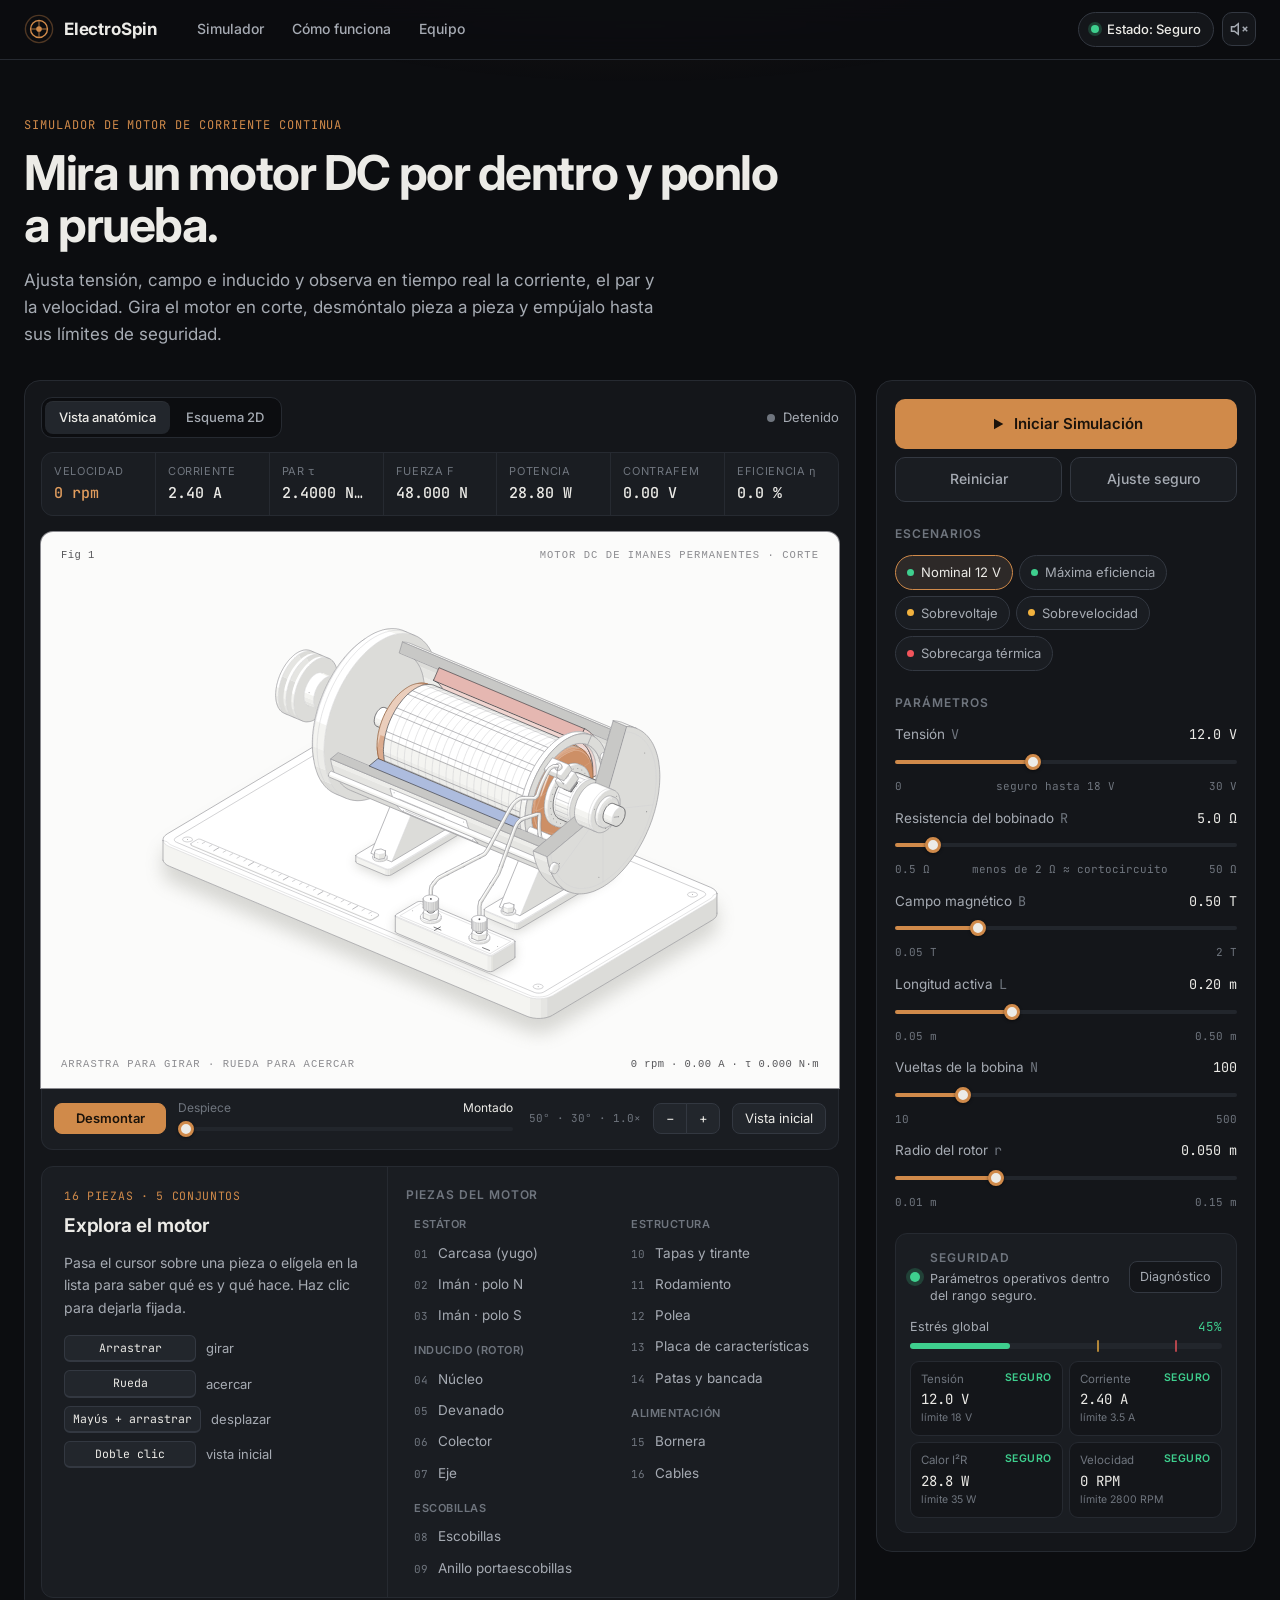
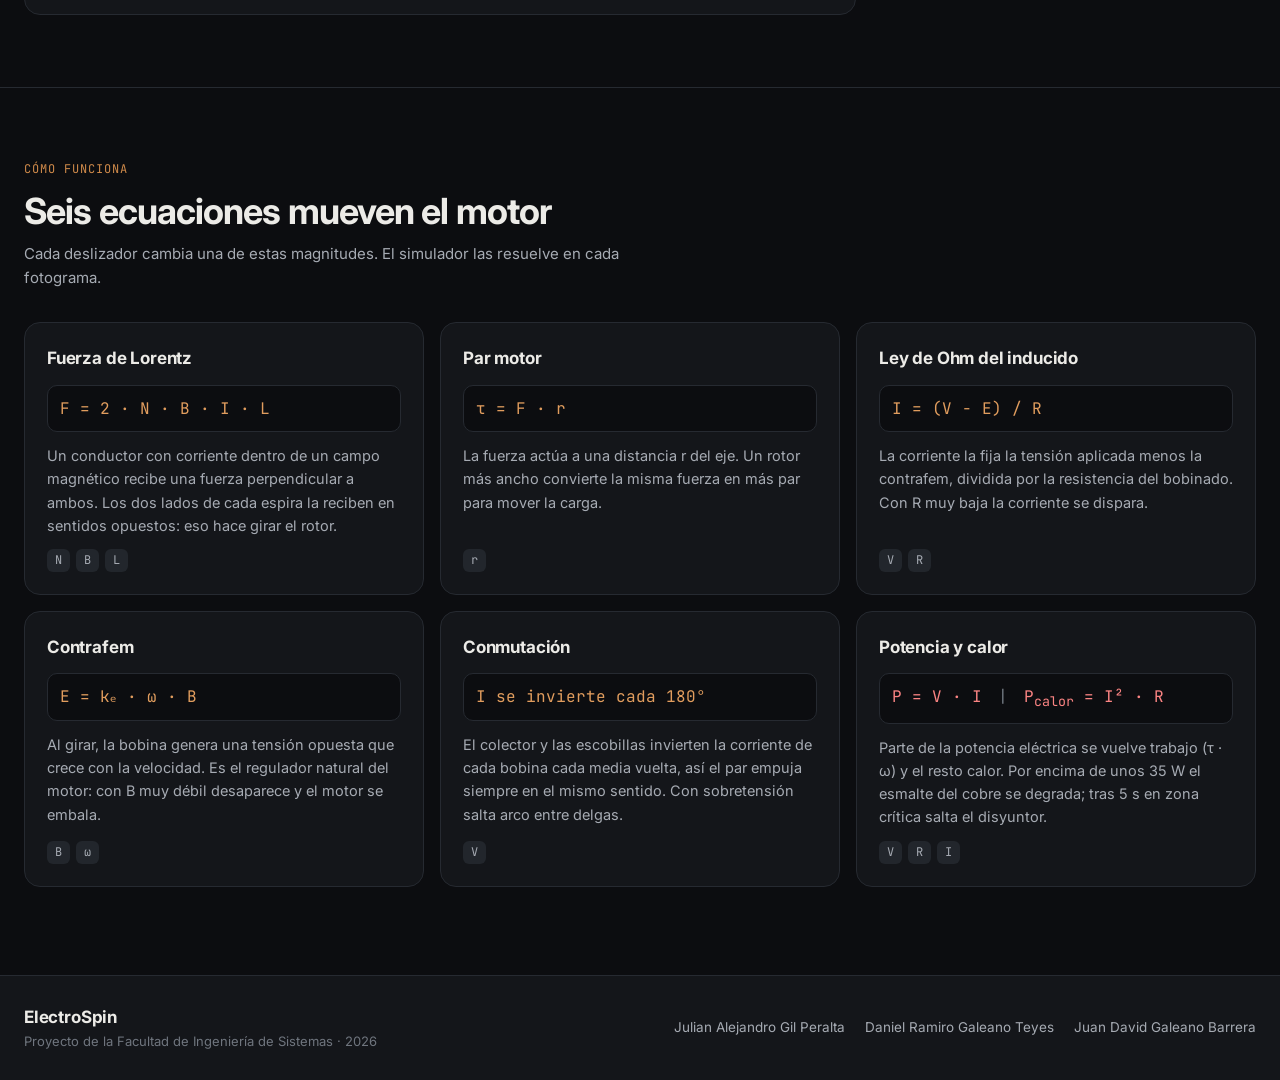
<file: index.html>
<!DOCTYPE html>
<html lang="es">
<head>
    <meta charset="UTF-8">
    <meta name="viewport" content="width=device-width, initial-scale=1.0">
    <title>ElectroSpin · Simulador de motor DC</title>
    <meta name="description" content="Simulador interactivo de un motor de corriente continua: física en tiempo real, diagnóstico de seguridad y una vista anatómica en corte que se puede girar y desmontar.">
    <link rel="preconnect" href="https://fonts.googleapis.com">
    <link rel="preconnect" href="https://fonts.gstatic.com" crossorigin>
    <link href="https://fonts.googleapis.com/css2?family=Inter:wght@400;500;600;700&family=JetBrains+Mono:wght@400;500;600&display=swap" rel="stylesheet">
    <link rel="stylesheet" href="css/styles.css">
    <link rel="stylesheet" href="css/iso.css">
    <link rel="stylesheet" href="css/motor-anatomy.css">
</head>
<body data-severity="safe">

    <header class="topbar">
        <div class="topbar-inner">
            <a class="brand" href="#simulador" aria-label="ElectroSpin, inicio">
                <svg class="brand-mark" viewBox="0 0 32 32" width="30" height="30" aria-hidden="true">
                    <circle cx="16" cy="16" r="14.5" fill="none" stroke="currentColor" stroke-width="1.5" opacity=".35"/>
                    <circle cx="16" cy="16" r="9" fill="none" stroke="currentColor" stroke-width="1.5"/>
                    <path d="M16 7v18M7 16h18" stroke="currentColor" stroke-width="1.5" opacity=".55"/>
                    <circle cx="16" cy="16" r="3" fill="currentColor"/>
                </svg>
                <span class="brand-name">ElectroSpin</span>
            </a>

            <nav class="nav-links" aria-label="Secciones">
                <a href="#simulador" class="nav-link active">Simulador</a>
                <a href="#teoria" class="nav-link">Cómo funciona</a>
                <a href="#acerca" class="nav-link">Equipo</a>
            </nav>

            <div class="topbar-actions">
                <button class="header-safety-badge" id="headerSafetyBadge" type="button" onclick="openHazardModal()" title="Ver el diagnóstico de seguridad">
                    <span class="safety-indicator-dot" id="headerSafetyDot"></span>
                    <span id="headerSafetyText">Estado: Seguro</span>
                </button>
                <button id="soundToggleBtn" class="icon-btn" type="button" onclick="toggleSound()" aria-label="Activar o silenciar el sonido">
                    <svg id="soundIconOn" width="18" height="18" viewBox="0 0 24 24" fill="none" stroke="currentColor" stroke-width="2" style="display:none;" aria-hidden="true">
                        <polygon points="11 5 6 9 2 9 2 15 6 15 11 19 11 5"/>
                        <path d="M19.07 4.93a10 10 0 0 1 0 14.14M15.54 8.46a5 5 0 0 1 0 7.07"/>
                    </svg>
                    <svg id="soundIconOff" width="18" height="18" viewBox="0 0 24 24" fill="none" stroke="currentColor" stroke-width="2" aria-hidden="true">
                        <polygon points="11 5 6 9 2 9 2 15 6 15 11 19 11 5"/>
                        <line x1="23" y1="9" x2="17" y2="15"/><line x1="17" y1="9" x2="23" y2="15"/>
                    </svg>
                    <span id="soundText" class="sr-only">Audio: Desactivado</span>
                </button>
            </div>
        </div>
    </header>

    <main id="simulador" class="app">
        <section class="hero">
            <p class="eyebrow">Simulador de motor de corriente continua</p>
            <h1>Mira un motor DC por dentro y ponlo a prueba.</h1>
            <p class="hero-lead">Ajusta tensión, campo e inducido y observa en tiempo real la corriente, el par y la velocidad. Gira el motor en corte, desmóntalo pieza a pieza y empújalo hasta sus límites de seguridad.</p>
        </section>

        <div class="workspace">
            <!-- Visor del motor -->
            <article class="card stage-card" id="motorContainerCard">
                <div class="stage-head">
                    <div class="segmented" role="group" aria-label="Tipo de vista">
                        <button class="view-mode-btn active" id="btnMode3D" type="button" onclick="switchViewerMode('3d')">Vista anatómica</button>
                        <button class="view-mode-btn" id="btnMode2D" type="button" onclick="switchViewerMode('2d')">Esquema 2D</button>
                    </div>
                    <div class="motor-status" id="motorStatusBadge">
                        <span class="status-dot" id="statusDot"></span>
                        <span id="statusText">Detenido</span>
                    </div>
                </div>

                <!-- Lecturas en vivo -->
                <dl class="readings">
                    <div class="reading"><dt>Velocidad</dt><dd id="rpmReading">0 rpm</dd></div>
                    <div class="reading"><dt>Corriente</dt><dd id="currentReading">0.00 A</dd></div>
                    <div class="reading"><dt>Par <span class="sym">τ</span></dt><dd id="torqueReading">0.000 N·m</dd></div>
                    <div class="reading"><dt>Fuerza <span class="sym">F</span></dt><dd id="forceReading">0.00 N</dd></div>
                    <div class="reading"><dt>Potencia</dt><dd id="powerReading">0.00 W</dd></div>
                    <div class="reading"><dt>Contrafem</dt><dd id="backEmfReading">0.00 V</dd></div>
                    <div class="reading"><dt>Eficiencia <span class="sym">η</span></dt><dd id="efficiencyReading">0.0 %</dd></div>
                </dl>

                <!-- Vista anatómica (principal): generada por tools/anatomy/build.mjs -->
                <div id="motor3DWrapper" class="motor-anatomy-wrapper iso" data-theme="light">
                    <div class="ma-anatomy">
                        <figure class="iso-figure ma-figure">
                            <div class="iso-plate ma-plate">
                                <div class="iso-plate-corners" aria-hidden="true">
                                    <span class="iso-plate-corner" data-corner="fig">Fig 1</span>
                                    <span class="iso-plate-corner" data-corner="title">Motor DC de imanes permanentes · corte</span>
                                    <span class="iso-plate-corner" data-corner="hint">Arrastra para girar · rueda para acercar</span>
                                    <span class="iso-plate-corner" data-corner="readout" id="anatomyReadout"></span>
                                </div>
                                <div class="ma-stage" id="anatomyStage"></div>
                            </div>
                            <div class="ma-toolbar" id="anatomyToolbar"></div>
                        </figure>
                        <div class="ma-side">
                            <div class="ma-info" id="anatomyInfo" aria-live="polite"></div>
                            <nav class="ma-parts" aria-labelledby="maPartsTitle"><h3 class="ma-parts-title" id="maPartsTitle">Piezas del motor</h3><ol class="ma-list" id="anatomyList"></ol></nav>
                        </div>
                    </div>
                </div>

                <!-- 2D SVG Viewport (Alternativo) -->
                <div class="motor-svg-wrapper" id="motorSvgWrapper" style="display:none;">
                    <svg id="motorSVG" viewBox="0 0 600 500" class="motor-svg">
                        <defs>
                            <linearGradient id="magnetN" x1="0%" y1="0%" x2="100%" y2="0%">
                                <stop offset="0%" stop-color="#cc3333"/>
                                <stop offset="100%" stop-color="#ff5555"/>
                            </linearGradient>
                            <linearGradient id="magnetS" x1="0%" y1="0%" x2="100%" y2="0%">
                                <stop offset="0%" stop-color="#3355cc"/>
                                <stop offset="100%" stop-color="#5577ff"/>
                            </linearGradient>
                            <linearGradient id="coilGrad" x1="0%" y1="0%" x2="0%" y2="100%">
                                <stop id="coilGradStop1" offset="0%" stop-color="#ffaa00"/>
                                <stop id="coilGradStop2" offset="100%" stop-color="#ff8800"/>
                            </linearGradient>
                            <linearGradient id="shaftGrad" x1="0%" y1="0%" x2="100%" y2="0%">
                                <stop offset="0%" stop-color="#666"/>
                                <stop offset="50%" stop-color="#999"/>
                                <stop offset="100%" stop-color="#666"/>
                            </linearGradient>
                            <filter id="glow">
                                <feGaussianBlur stdDeviation="3" result="coloredBlur"/>
                                <feMerge>
                                    <feMergeNode in="coloredBlur"/>
                                    <feMergeNode in="SourceGraphic"/>
                                </feMerge>
                            </filter>
                            <filter id="hazardGlow">
                                <feGaussianBlur stdDeviation="5" result="coloredBlur"/>
                                <feMerge>
                                    <feMergeNode in="coloredBlur"/>
                                    <feMergeNode in="SourceGraphic"/>
                                </feMerge>
                            </filter>
                            <marker id="rotArrowHead" markerWidth="10" markerHeight="10" refX="5" refY="5" orient="auto">
                                <path d="M0,0 L10,5 L0,10 z" fill="#8899bb" opacity="0.7"/>
                            </marker>
                        </defs>

                        <!-- Background grid -->
                        <g class="grid" opacity="0.08">
                            <line x1="0" y1="0" x2="0" y2="500" stroke="#00c8ff" stroke-width="0.5"/>
                            <line x1="50" y1="0" x2="50" y2="500" stroke="#00c8ff" stroke-width="0.5"/>
                            <line x1="100" y1="0" x2="100" y2="500" stroke="#00c8ff" stroke-width="0.5"/>
                            <line x1="150" y1="0" x2="150" y2="500" stroke="#00c8ff" stroke-width="0.5"/>
                            <line x1="200" y1="0" x2="200" y2="500" stroke="#00c8ff" stroke-width="0.5"/>
                            <line x1="250" y1="0" x2="250" y2="500" stroke="#00c8ff" stroke-width="0.5"/>
                            <line x1="300" y1="0" x2="300" y2="500" stroke="#00c8ff" stroke-width="0.5"/>
                            <line x1="350" y1="0" x2="350" y2="500" stroke="#00c8ff" stroke-width="0.5"/>
                            <line x1="400" y1="0" x2="400" y2="500" stroke="#00c8ff" stroke-width="0.5"/>
                            <line x1="450" y1="0" x2="450" y2="500" stroke="#00c8ff" stroke-width="0.5"/>
                            <line x1="500" y1="0" x2="500" y2="500" stroke="#00c8ff" stroke-width="0.5"/>
                            <line x1="550" y1="0" x2="550" y2="500" stroke="#00c8ff" stroke-width="0.5"/>
                            <line x1="600" y1="0" x2="600" y2="500" stroke="#00c8ff" stroke-width="0.5"/>
                            <line x1="0" y1="50" x2="600" y2="50" stroke="#00c8ff" stroke-width="0.5"/>
                            <line x1="0" y1="100" x2="600" y2="100" stroke="#00c8ff" stroke-width="0.5"/>
                            <line x1="0" y1="150" x2="600" y2="150" stroke="#00c8ff" stroke-width="0.5"/>
                            <line x1="0" y1="200" x2="600" y2="200" stroke="#00c8ff" stroke-width="0.5"/>
                            <line x1="0" y1="250" x2="600" y2="250" stroke="#00c8ff" stroke-width="0.5"/>
                            <line x1="0" y1="300" x2="600" y2="300" stroke="#00c8ff" stroke-width="0.5"/>
                            <line x1="0" y1="350" x2="600" y2="350" stroke="#00c8ff" stroke-width="0.5"/>
                            <line x1="0" y1="400" x2="600" y2="400" stroke="#00c8ff" stroke-width="0.5"/>
                            <line x1="0" y1="450" x2="600" y2="450" stroke="#00c8ff" stroke-width="0.5"/>
                            <line x1="0" y1="500" x2="600" y2="500" stroke="#00c8ff" stroke-width="0.5"/>
                        </g>

                        <!-- Magnetic Field Lines (animated) -->
                        <g id="fieldLines" class="field-lines" opacity="0.5">
                            <line x1="135" y1="150" x2="465" y2="150" stroke="#00c8ff" stroke-width="1" stroke-dasharray="8,4" opacity="0.6">
                                <animate attributeName="stroke-dashoffset" from="0" to="-24" dur="1s" repeatCount="indefinite"/>
                            </line>
                            <line x1="135" y1="190" x2="465" y2="190" stroke="#00c8ff" stroke-width="1" stroke-dasharray="8,4" opacity="0.5">
                                <animate attributeName="stroke-dashoffset" from="0" to="-24" dur="1s" repeatCount="indefinite"/>
                            </line>
                            <line x1="135" y1="230" x2="465" y2="230" stroke="#00c8ff" stroke-width="1.2" stroke-dasharray="8,4" opacity="0.7">
                                <animate attributeName="stroke-dashoffset" from="0" to="-24" dur="1s" repeatCount="indefinite"/>
                            </line>
                            <line x1="135" y1="270" x2="465" y2="270" stroke="#00c8ff" stroke-width="1.2" stroke-dasharray="8,4" opacity="0.7">
                                <animate attributeName="stroke-dashoffset" from="0" to="-24" dur="1s" repeatCount="indefinite"/>
                            </line>
                            <line x1="135" y1="310" x2="465" y2="310" stroke="#00c8ff" stroke-width="1" stroke-dasharray="8,4" opacity="0.5">
                                <animate attributeName="stroke-dashoffset" from="0" to="-24" dur="1s" repeatCount="indefinite"/>
                            </line>
                            <line x1="135" y1="350" x2="465" y2="350" stroke="#00c8ff" stroke-width="1" stroke-dasharray="8,4" opacity="0.6">
                                <animate attributeName="stroke-dashoffset" from="0" to="-24" dur="1s" repeatCount="indefinite"/>
                            </line>
                        </g>

                        <!-- B label -->
                        <text x="300" y="130" text-anchor="middle" fill="#00c8ff" font-family="JetBrains Mono" font-size="14" opacity="0.85" filter="url(#glow)">
                            B &#8594;
                        </text>

                        <!-- N Magnet (Left) -->
                        <g id="magnetNGroup">
                            <rect x="60" y="140" width="75" height="230" rx="6" fill="url(#magnetN)" opacity="0.9"/>
                            <rect x="60" y="140" width="75" height="230" rx="6" fill="none" stroke="#ff6666" stroke-width="1" opacity="0.5"/>
                            <text x="97" y="265" text-anchor="middle" fill="white" font-family="Orbitron" font-size="28" font-weight="bold">N</text>
                            <text x="97" y="390" text-anchor="middle" fill="#ff8888" font-family="JetBrains Mono" font-size="10">Norte</text>
                        </g>

                        <!-- S Magnet (Right) -->
                        <g id="magnetSGroup">
                            <rect x="465" y="140" width="75" height="230" rx="6" fill="url(#magnetS)" opacity="0.9"/>
                            <rect x="465" y="140" width="75" height="230" rx="6" fill="none" stroke="#6688ff" stroke-width="1" opacity="0.5"/>
                            <text x="502" y="265" text-anchor="middle" fill="white" font-family="Orbitron" font-size="28" font-weight="bold">S</text>
                            <text x="502" y="390" text-anchor="middle" fill="#88aaff" font-family="JetBrains Mono" font-size="10">Sur</text>
                        </g>

                        <!-- Motor Housing -->
                        <rect x="135" y="135" width="330" height="240" rx="8" fill="none" stroke="#334" stroke-width="2" stroke-dasharray="4,2" opacity="0.4"/>

                        <!-- Coil Group (rotacion sobre el eje vertical central) -->
                        <g id="coilGroup">
                            <!-- Eje de rotacion (linea central, referencia) -->
                            <line id="axisLine" x1="300" y1="165" x2="300" y2="345" stroke="rgba(255,255,255,0.15)" stroke-width="1" stroke-dasharray="3,5"/>
                            <!-- Flecha de sentido de rotacion -->
                            <g id="rotationArrow" opacity="0.4">
                                <circle id="rotCircle" cx="300" cy="255" r="48" fill="none" stroke="#8899bb" stroke-width="1" stroke-dasharray="2,7"/>
                                <path id="rotArc" d="M 348 255 A 48 48 0 0 1 324 296.6" fill="none" stroke="#8899bb" stroke-width="2" marker-end="url(#rotArrowHead)"/>
                            </g>
                            <!-- Poligono de la bobina (proyeccion; JS actualiza sus vertices) -->
                            <polygon id="coilPoly" points="230,185 370,185 370,325 230,325" fill="rgba(255,170,0,0.06)" stroke="url(#coilGrad)" stroke-width="3" stroke-linejoin="round"/>
                            <!-- Conductor trasero (dibujado detras, mas tenue) -->
                            <line id="conductorBack" x1="370" y1="185" x2="370" y2="325" stroke="#cc7a00" stroke-width="5" stroke-linecap="round" opacity="0.35"/>
                            <!-- Conductor frontal (mas luminoso) -->
                            <line id="conductorFront" x1="230" y1="185" x2="230" y2="325" stroke="#ffaa00" stroke-width="7" stroke-linecap="round"/>

                            <!-- Simbolos de fuerza: regla de la mano derecha (F = I x B) -->
                            <text id="forceSymbolFront" x="0" y="0" text-anchor="middle" font-family="JetBrains Mono" font-weight="bold" font-size="24" fill="#44ff88">&#x2299;</text>
                            <text id="forceLabelFront" x="0" y="0" text-anchor="middle" font-family="JetBrains Mono" font-weight="bold" font-size="11" fill="#44ff88">F</text>
                            <text id="forceSymbolBack" x="0" y="0" text-anchor="middle" font-family="JetBrains Mono" font-weight="bold" font-size="18" fill="#44ff88" opacity="0.5">&#x2297;</text>
                            <text id="forceLabelBack" x="0" y="0" text-anchor="middle" font-family="JetBrains Mono" font-weight="bold" font-size="11" fill="#44ff88" opacity="0.5">F</text>

                            <!-- Flechas de direccion de la corriente -->
                            <text id="currentArrowFront" x="0" y="0" text-anchor="middle" font-family="JetBrains Mono" font-size="13" fill="#ffdd44" filter="url(#glow)">&#x25B2;</text>
                            <text id="currentArrowBack" x="0" y="0" text-anchor="middle" font-family="JetBrains Mono" font-size="13" fill="#ffdd44" filter="url(#glow)" opacity="0.6">&#x25BC;</text>
                        </g>

                        <!-- Center dot / axis indicator -->
                        <circle cx="300" cy="255" r="4" fill="#555" stroke="#777" stroke-width="1"/>

                        <!-- Dynamic Smoke Particles Group (Generated during thermal overload) -->
                        <g id="smokeGroup" opacity="0"></g>

                        <!-- Rotation axis -->
                        <line id="shaft" x1="300" y1="380" x2="300" y2="460" stroke="url(#shaftGrad)" stroke-width="6" stroke-linecap="round"/>

                        <!-- Commutator -->
                        <g id="commutatorGroup">
                            <rect id="commutatorRect" x="275" y="375" width="50" height="20" rx="3" fill="#886622" stroke="#aa8833" stroke-width="1"/>
                            <line id="splitLine" x1="300" y1="375" x2="300" y2="395" stroke="#444" stroke-width="2"/>
                            <text x="300" y="415" text-anchor="middle" fill="#aa8833" font-family="JetBrains Mono" font-size="9">Conmutador</text>
                        </g>

                        <!-- Brushes (Escobillas de carbón) con Bornes de Polaridad (+ / −) -->
                        <g id="brushesGroup">
                            <rect id="brushLeft" x="260" y="378" width="12" height="14" rx="2" fill="#475569" stroke="#94a3b8" stroke-width="1"/>
                            <rect id="brushRight" x="328" y="378" width="12" height="14" rx="2" fill="#475569" stroke="#94a3b8" stroke-width="1"/>
                            
                            <!-- Distintivo Polo Positivo (+) -->
                            <g id="badgePolarityPos" transform="translate(244, 385)">
                                <circle cx="0" cy="0" r="8" fill="#180b12" stroke="#ff3355" stroke-width="1.5"/>
                                <text x="0" y="3.5" text-anchor="middle" fill="#ff4466" font-family="Orbitron, monospace" font-size="11" font-weight="bold">+</text>
                                <text x="0" y="-12" text-anchor="middle" fill="#ff6688" font-family="JetBrains Mono, monospace" font-size="7.5" font-weight="bold">POLO (+)</text>
                            </g>

                            <!-- Distintivo Polo Negativo (−) -->
                            <g id="badgePolarityNeg" transform="translate(356, 385)">
                                <circle cx="0" cy="0" r="8" fill="#081528" stroke="#38bdf8" stroke-width="1.5"/>
                                <text x="0" y="3" text-anchor="middle" fill="#38bdf8" font-family="Orbitron, monospace" font-size="12" font-weight="bold">−</text>
                                <text x="0" y="-12" text-anchor="middle" fill="#38bdf8" font-family="JetBrains Mono, monospace" font-size="7.5" font-weight="bold">POLO (−)</text>
                            </g>
                        </g>

                        <!-- Dynamic Electrical Arc & Spark Particles (Generated during arcing/overvoltage) -->
                        <g id="sparksGroup" opacity="0"></g>

                        <!-- Shaft base -->
                        <rect x="280" y="455" width="40" height="15" rx="3" fill="#444" stroke="#555" stroke-width="1"/>
                        <text x="300" y="485" text-anchor="middle" fill="#666" font-family="JetBrains Mono" font-size="9">Eje de rotación</text>

                        <!-- Voltage source & DC wiring (Circuito Eléctrico con Bornes + / -) -->
                        <g id="voltageSource">
                            <!-- Carcasa de la Fuente de Alimentación DC -->
                            <rect x="18" y="432" width="112" height="48" rx="6" fill="#0b1329" stroke="rgba(0,200,255,0.4)" stroke-width="1.5"/>
                            <text x="74" y="446" text-anchor="middle" fill="#94a3b8" font-family="JetBrains Mono" font-size="9" letter-spacing="1">FUENTE DC</text>
                            <text id="voltageLabelSVG" x="74" y="464" text-anchor="middle" fill="#38bdf8" font-family="Orbitron" font-size="13" font-weight="bold">12.0 V</text>
                            
                            <!-- Borne Positivo (+) en Fuente -->
                            <circle cx="36" cy="432" r="6" fill="#ff3355" stroke="#ffffff" stroke-width="1.2"/>
                            <text x="36" y="423" text-anchor="middle" fill="#ff4466" font-family="Orbitron" font-size="10" font-weight="bold">+</text>

                            <!-- Borne Negativo (−) en Fuente -->
                            <circle cx="112" cy="432" r="6" fill="#0284c7" stroke="#ffffff" stroke-width="1.2"/>
                            <text x="112" y="423" text-anchor="middle" fill="#38bdf8" font-family="Orbitron" font-size="11" font-weight="bold">−</text>

                            <!-- Cable Positivo (Alimentación - Rojo) hacia Escobilla Izquierda (+) -->
                            <path d="M 36 432 L 36 402 L 260 402 L 260 392" fill="none" stroke="#ff3355" stroke-width="2" stroke-linecap="round"/>
                            <path d="M 36 432 L 36 402 L 260 402 L 260 392" fill="none" stroke="#ff88a3" stroke-width="1.2" stroke-dasharray="6,4" opacity="0.85">
                                <animate attributeName="stroke-dashoffset" from="20" to="0" dur="0.8s" repeatCount="indefinite"/>
                            </path>

                            <!-- Cable Negativo (Retorno Tierra - Azul) desde Escobilla Derecha (−) -->
                            <path d="M 334 392 L 334 424 L 112 424 L 112 432" fill="none" stroke="#0284c7" stroke-width="2" stroke-linecap="round"/>
                            <path d="M 334 392 L 334 424 L 112 424 L 112 432" fill="none" stroke="#38bdf8" stroke-width="1.2" stroke-dasharray="6,4" opacity="0.85">
                                <animate attributeName="stroke-dashoffset" from="0" to="20" dur="0.8s" repeatCount="indefinite"/>
                            </path>
                        </g>

                        <!-- RPM Display -->
                        <g id="rpmDisplay">
                            <rect x="460" y="430" width="110" height="40" rx="5" fill="rgba(0,200,255,0.08)" stroke="rgba(0,200,255,0.25)" stroke-width="1"/>
                            <text x="515" y="447" text-anchor="middle" fill="#00c8ff" font-family="JetBrains Mono" font-size="9">VELOCIDAD</text>
                            <text id="rpmValueSVG" x="515" y="462" text-anchor="middle" fill="#00c8ff" font-family="Orbitron" font-size="14" font-weight="bold">0 RPM</text>
                        </g>

                        <!-- Hazard Warning Frame (Flashes during critical danger) -->
                        <rect id="motorHazardBorder" x="3" y="3" width="594" height="494" rx="10" fill="none" stroke="#ff3344" stroke-width="3" opacity="0"/>

                        <!-- Interactive In-SVG Warning Badge -->
                        <g id="motorAlertHUD" opacity="0" style="cursor: pointer;" onclick="openHazardModal()">
                            <rect x="180" y="16" width="240" height="34" rx="8" fill="rgba(255, 30, 60, 0.3)" stroke="#ff4466" stroke-width="1.5"/>
                            <text x="300" y="38" text-anchor="middle" fill="#ff6688" font-family="Orbitron" font-size="11" font-weight="bold">⚠️ ¡SOBRECARGA DETECTADA!</text>
                        </g>
                    </svg>
                </div>
            </article>

            <!-- Panel de control -->
            <aside class="card panel" aria-label="Panel de control">
                <div class="control-buttons">
                    <button id="playBtn" class="btn btn-play" type="button" onclick="toggleSimulation()">
                        <svg id="playIcon" width="16" height="16" viewBox="0 0 24 24" fill="currentColor" aria-hidden="true"><polygon points="6,4 20,12 6,20"/></svg>
                        <svg id="stopIcon" width="16" height="16" viewBox="0 0 24 24" fill="currentColor" style="display:none" aria-hidden="true"><rect x="5" y="5" width="14" height="14" rx="2"/></svg>
                        <span id="playBtnText">Iniciar Simulación</span>
                    </button>
                    <button class="btn btn-ghost" type="button" onclick="resetSimulation()" title="Volver a los valores por defecto">Reiniciar</button>
                    <button class="btn btn-ghost" type="button" onclick="restoreSafeParameters()" title="Calibrar a una operación segura">Ajuste seguro</button>
                </div>

                <section class="panel-block" aria-labelledby="presetsTitle">
                    <h2 class="block-title" id="presetsTitle">Escenarios</h2>
                    <div class="presets-buttons">
                        <button class="preset-btn active" id="presetNominal" type="button" onclick="applyPreset('nominal')"><span class="preset-dot ok"></span>Nominal 12 V</button>
                        <button class="preset-btn" id="presetHighEff" type="button" onclick="applyPreset('highEff')"><span class="preset-dot ok"></span>Máxima eficiencia</button>
                        <button class="preset-btn" id="presetOvervoltage" type="button" onclick="applyPreset('overvoltage')"><span class="preset-dot warn"></span>Sobrevoltaje</button>
                        <button class="preset-btn" id="presetOverspeed" type="button" onclick="applyPreset('overspeed')"><span class="preset-dot warn"></span>Sobrevelocidad</button>
                        <button class="preset-btn" id="presetThermal" type="button" onclick="applyPreset('thermal')"><span class="preset-dot danger"></span>Sobrecarga térmica</button>
                    </div>
                </section>

                <section class="panel-block" aria-labelledby="paramsTitle">
                    <h2 class="block-title" id="paramsTitle">Parámetros</h2>
                    <div class="control-group">
                        <label class="control-label" for="voltageSlider"><span>Tensión <i>V</i></span><output class="control-value" id="voltageValue">12.0 V</output></label>
                        <input type="range" id="voltageSlider" class="slider" min="0" max="30" step="0.5" value="12" data-warn="18" data-crit="22">
                        <div class="slider-range"><span>0</span><span>seguro hasta 18 V</span><span>30 V</span></div>
                    </div>
                    <div class="control-group">
                        <label class="control-label" for="resistanceSlider"><span>Resistencia del bobinado <i>R</i></span><output class="control-value" id="resistanceValue">5.0 &#8486;</output></label>
                        <input type="range" id="resistanceSlider" class="slider" min="0.5" max="50" step="0.5" value="5">
                        <div class="slider-range"><span>0.5 &#8486;</span><span>menos de 2 &#8486; ≈ cortocircuito</span><span>50 &#8486;</span></div>
                    </div>
                    <div class="control-group">
                        <label class="control-label" for="bFieldSlider"><span>Campo magnético <i>B</i></span><output class="control-value" id="bFieldValue">0.50 T</output></label>
                        <input type="range" id="bFieldSlider" class="slider" min="0.05" max="2" step="0.05" value="0.5">
                        <div class="slider-range"><span>0.05 T</span><span>2 T</span></div>
                    </div>
                    <div class="control-group">
                        <label class="control-label" for="lengthSlider"><span>Longitud activa <i>L</i></span><output class="control-value" id="lengthValue">0.20 m</output></label>
                        <input type="range" id="lengthSlider" class="slider" min="0.05" max="0.5" step="0.01" value="0.20">
                        <div class="slider-range"><span>0.05 m</span><span>0.50 m</span></div>
                    </div>
                    <div class="control-group">
                        <label class="control-label" for="turnsSlider"><span>Vueltas de la bobina <i>N</i></span><output class="control-value" id="turnsValue">100</output></label>
                        <input type="range" id="turnsSlider" class="slider" min="10" max="500" step="10" value="100">
                        <div class="slider-range"><span>10</span><span>500</span></div>
                    </div>
                    <div class="control-group">
                        <label class="control-label" for="radiusSlider"><span>Radio del rotor <i>r</i></span><output class="control-value" id="radiusValue">0.050 m</output></label>
                        <input type="range" id="radiusSlider" class="slider" min="0.01" max="0.15" step="0.005" value="0.05">
                        <div class="slider-range"><span>0.01 m</span><span>0.15 m</span></div>
                    </div>
                </section>

                <section class="panel-block safety-monitor-section" id="safetyMonitorSection" aria-labelledby="safetyTitle">
                    <div class="safety-head">
                        <span class="safety-icon-indicator" id="safetyIconIndicator" aria-hidden="true"></span>
                        <div class="safety-head-text">
                            <h2 class="block-title" id="safetyTitle">Seguridad</h2>
                            <span class="safety-status-sub" id="safetyStatusSub">Parámetros operativos dentro del rango seguro.</span>
                        </div>
                        <button class="btn-diag" id="btnDiag" type="button" onclick="openHazardModal()">Diagnóstico</button>
                    </div>

                    <div class="stress">
                        <div class="stress-labels"><span>Estrés global</span><span id="stressPercentText" class="stress-percent-text">14%</span></div>
                        <div class="stress-bar-track">
                            <div class="stress-bar-fill" id="stressBarFill" style="width: 14%;"></div>
                            <div class="stress-marker" style="left: 60%;" title="Umbral de precaución (60 %)"></div>
                            <div class="stress-marker danger" style="left: 85%;" title="Umbral crítico (85 %)"></div>
                        </div>
                    </div>

                    <div class="safety-micro-grid">
                        <div class="safety-chip safe" id="chipVoltage"><span class="chip-title">Tensión</span><span class="chip-status" id="chipVoltageStatus">Seguro</span><span class="chip-val" id="chipVoltageVal">12.0 V</span><span class="chip-limit">límite 18 V</span></div>
                        <div class="safety-chip safe" id="chipCurrent"><span class="chip-title">Corriente</span><span class="chip-status" id="chipCurrentStatus">Seguro</span><span class="chip-val" id="chipCurrentVal">2.40 A</span><span class="chip-limit">límite 3.5 A</span></div>
                        <div class="safety-chip safe" id="chipHeat"><span class="chip-title">Calor I²R</span><span class="chip-status" id="chipHeatStatus">Seguro</span><span class="chip-val" id="chipHeatVal">28.8 W</span><span class="chip-limit">límite 35 W</span></div>
                        <div class="safety-chip safe" id="chipSpeed"><span class="chip-title">Velocidad</span><span class="chip-status" id="chipSpeedStatus">Seguro</span><span class="chip-val" id="chipSpeedVal">0 RPM</span><span class="chip-limit">límite 2800 RPM</span></div>
                    </div>

                    <div class="breaker-trip-banner" id="breakerTripBanner" style="display:none;" role="alert">
                        <div>
                            <strong>Disyuntor térmico disparado</strong>
                            <p>Se cortó la alimentación tras más de 5 s de sobrecarga crítica para proteger el bobinado.</p>
                        </div>
                        <button class="btn btn-trip-reset" type="button" onclick="rearmBreaker()">Rearmar</button>
                    </div>
                </section>
            </aside>
        </div>
    </main>

    <!-- Física del motor (antes «Efecto de cada variable» y «Marco teórico») -->
    <section id="teoria" class="physics">
        <div class="section-head">
            <p class="eyebrow">Cómo funciona</p>
            <h2>Seis ecuaciones mueven el motor</h2>
            <p>Cada deslizador cambia una de estas magnitudes. El simulador las resuelve en cada fotograma.</p>
        </div>
        <div class="physics-grid">
            <article class="physics-card">
                <h3>Fuerza de Lorentz</h3>
                <p class="formula">F = 2 · N · B · I · L</p>
                <p>Un conductor con corriente dentro de un campo magnético recibe una fuerza perpendicular a ambos. Los dos lados de cada espira la reciben en sentidos opuestos: eso hace girar el rotor.</p>
                <ul class="tags"><li>N</li><li>B</li><li>L</li></ul>
            </article>
            <article class="physics-card">
                <h3>Par motor</h3>
                <p class="formula">τ = F · r</p>
                <p>La fuerza actúa a una distancia r del eje. Un rotor más ancho convierte la misma fuerza en más par para mover la carga.</p>
                <ul class="tags"><li>r</li></ul>
            </article>
            <article class="physics-card">
                <h3>Ley de Ohm del inducido</h3>
                <p class="formula">I = (V − E) / R</p>
                <p>La corriente la fija la tensión aplicada menos la contrafem, dividida por la resistencia del bobinado. Con R muy baja la corriente se dispara.</p>
                <ul class="tags"><li>V</li><li>R</li></ul>
            </article>
            <article class="physics-card">
                <h3>Contrafem</h3>
                <p class="formula">E = kₑ · ω · B</p>
                <p>Al girar, la bobina genera una tensión opuesta que crece con la velocidad. Es el regulador natural del motor: con B muy débil desaparece y el motor se embala.</p>
                <ul class="tags"><li>B</li><li>ω</li></ul>
            </article>
            <article class="physics-card">
                <h3>Conmutación</h3>
                <p class="formula">I se invierte cada 180°</p>
                <p>El colector y las escobillas invierten la corriente de cada bobina cada media vuelta, así el par empuja siempre en el mismo sentido. Con sobretensión salta arco entre delgas.</p>
                <ul class="tags"><li>V</li></ul>
            </article>
            <article class="physics-card is-hazard">
                <h3>Potencia y calor</h3>
                <p class="formula">P = V · I <span class="sep">|</span> P<sub>calor</sub> = I² · R</p>
                <p>Parte de la potencia eléctrica se vuelve trabajo (τ · ω) y el resto calor. Por encima de unos 35 W el esmalte del cobre se degrada; tras 5 s en zona crítica salta el disyuntor.</p>
                <ul class="tags"><li>V</li><li>R</li><li>I</li></ul>
            </article>
        </div>
    </section>

    <footer id="acerca" class="footer">
        <div class="footer-inner">
            <div>
                <span class="brand-name">ElectroSpin</span>
                <p>Proyecto de la Facultad de Ingeniería de Sistemas · 2026</p>
            </div>
            <ul class="authors" aria-label="Autores">
                <li>Julian Alejandro Gil Peralta</li>
                <li>Daniel Ramiro Galeano Teyes</li>
                <li>Juan David Galeano Barrera</li>
            </ul>
        </div>
    </footer>

    <!-- Diagnóstico de seguridad -->
    <div id="hazardModal" class="hazard-modal-backdrop" style="display: none;" role="dialog" aria-modal="true" aria-labelledby="hazardModalTitle">
        <div class="hazard-modal-card">
            <div class="hazard-modal-header">
                <span class="hazard-icon" id="hazardModalIcon" aria-hidden="true">⚠️</span>
                <div>
                    <span class="hazard-badge-level" id="hazardModalBadge">Alerta crítica</span>
                    <h2 id="hazardModalTitle" class="hazard-title">Límites de seguridad excedidos</h2>
                </div>
                <button class="hazard-close-btn" type="button" onclick="closeHazardModal()" aria-label="Cerrar">&times;</button>
            </div>
            <div class="hazard-modal-body">
                <div class="hazard-detail-box">
                    <h3>Qué está pasando</h3>
                    <ul id="hazardProblemList" class="hazard-list"></ul>
                </div>
                <div class="hazard-detail-box is-danger">
                    <h3>Qué le pasaría a un motor real</h3>
                    <ul id="hazardConsequenceList" class="hazard-list"></ul>
                </div>
                <div class="hazard-detail-box is-ok">
                    <h3>Qué hacer</h3>
                    <p id="hazardSolutionText" class="hazard-solution-p">El disyuntor térmico corta la alimentación si el motor sigue en peligro extremo más de 5 segundos.</p>
                </div>
            </div>
            <div class="hazard-modal-footer">
                <button class="btn btn-play" type="button" onclick="restoreSafeParameters()">Parámetros seguros (12 V)</button>
                <button class="btn btn-ghost" type="button" onclick="dismissHazardModal(true)">Seguir en modo experimental</button>
            </div>
        </div>
    </div>

    <script src="js/motor-anatomy.js"></script>
    <script src="js/app.js"></script>
</body>
</html>
</file>
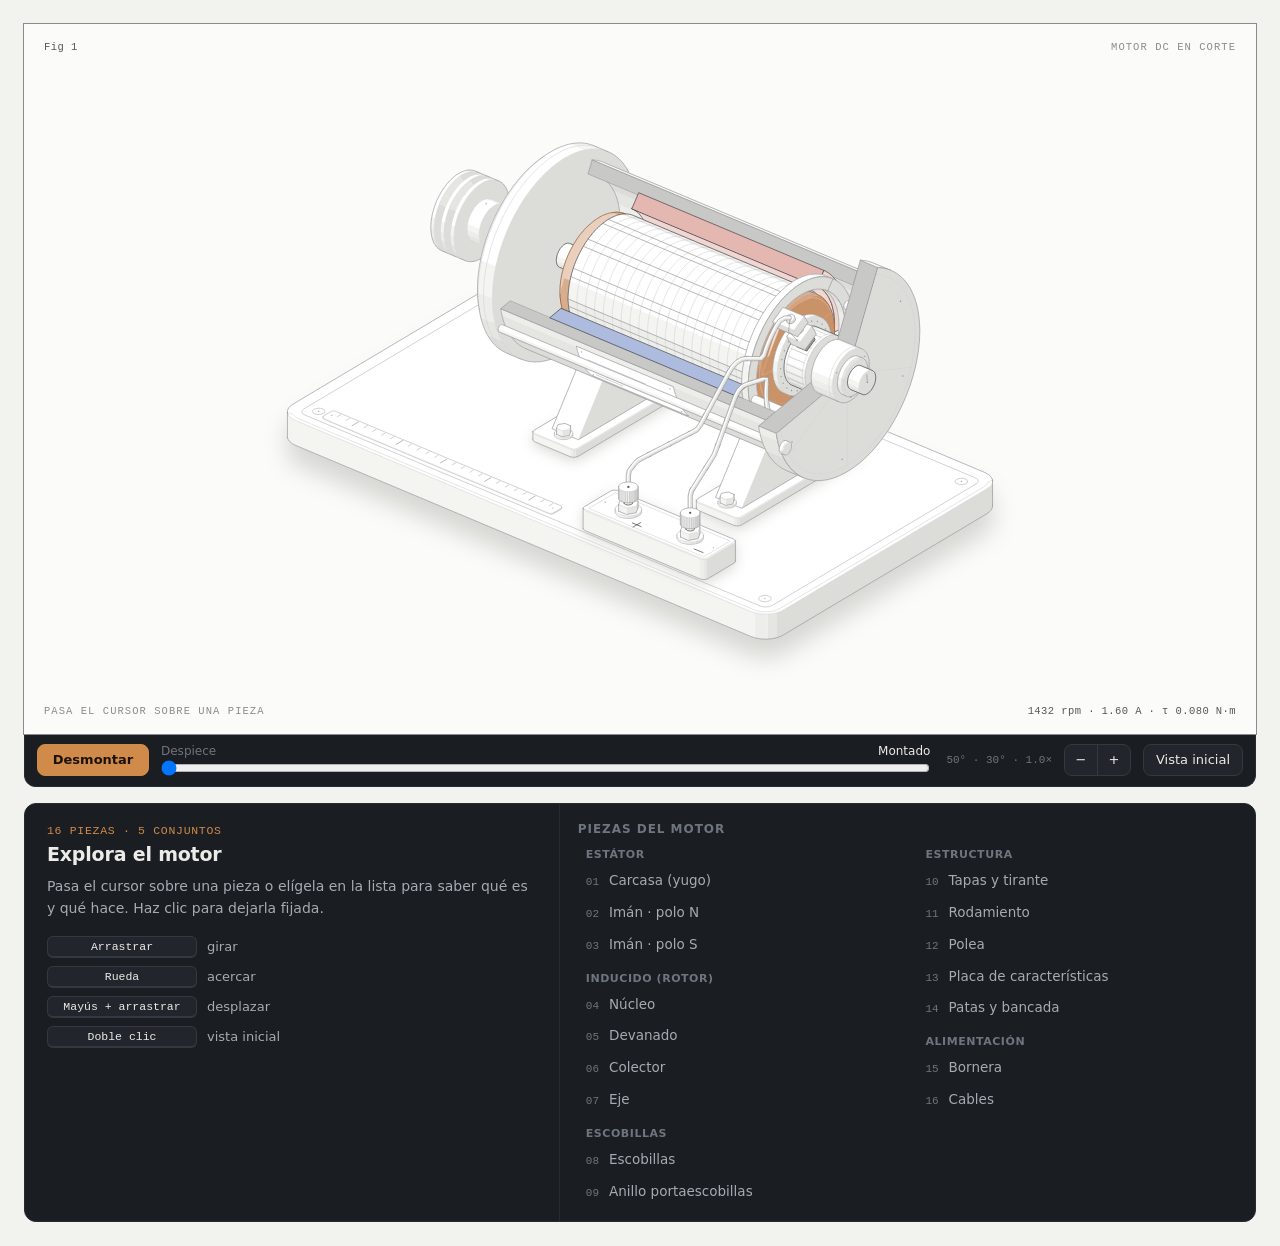
<file: tools/anatomy/preview.html>
<!doctype html>
<html lang="es"><head><meta charset="utf-8"><meta name="viewport" content="width=device-width, initial-scale=1">
<title>Motor anatomy preview</title>
<link rel="stylesheet" href="../../css/iso.css"><link rel="stylesheet" href="../../css/motor-anatomy.css">
<style>body{margin:0;padding:24px;background:var(--anatomy-page);font:14px system-ui}</style></head>
<body class="iso" data-theme="light">
<div class="ma-anatomy">
  <figure class="iso-figure" style="margin:0"><div class="iso-plate ma-plate">
    <div class="iso-plate-corners" aria-hidden="true"><span class="iso-plate-corner" data-corner="fig">Fig 1</span><span class="iso-plate-corner" data-corner="title">Motor DC en corte</span><span class="iso-plate-corner" data-corner="hint">Pasa el cursor sobre una pieza</span><span class="iso-plate-corner" data-corner="readout" id="ro"></span></div>
    <div class="ma-stage" id="stage"></div></div><div class="ma-toolbar" id="tools"></div></figure>
  <div class="ma-side"><div class="ma-info" id="info"></div><nav class="ma-parts" aria-labelledby="maPartsTitle"><h3 class="ma-parts-title" id="maPartsTitle">Piezas del motor</h3><ol class="ma-list" id="list"></ol></nav></div>
</div>
<script src="../../js/motor-anatomy.js"></script>
<script>
motorAnatomy.mount({ stage: stage, list: list, info: info, readout: ro, toolbar: tools });
const q = new URLSearchParams(location.search);
if (q.get("t")) motorAnatomy.explode(+q.get("t"));
const st = { running: true, breakerTripped: false, omega: +(q.get("w") || 150), voltage: +(q.get("v") || 12), current: 1.6, torque: 0.08, powerJouleLoss: +(q.get("j") || 5) };
let last = performance.now();
(function loop(now) { motorAnatomy.update(st, Math.min(0.05, (now - last) / 1000)); last = now; requestAnimationFrame(loop); })(last);
</script>
</body></html>
</file>
<file: css/styles.css>
/* =============================================
   ElectroSpin · hoja de estilos
   Grafito + cobre: una página oscura y calmada para que la figura clara del motor sea el centro.
   El cobre es el único acento; verde, ámbar y rojo se reservan para el estado de seguridad.
   ============================================= */

:root {
    --bg: #0c0d10;
    --surface: #14161a;
    --surface-2: #1a1d22;
    --surface-3: #22262c;
    --line: #262a31;
    --line-2: #333841;
    --text: #ecebe7;
    --text-2: #a6abb3;
    --text-3: #6f757e;
    --accent: #d08a4a;
    --accent-hi: #e19d5e;
    --accent-ink: #1b130b;
    --ok: #3ecf8e;
    --warn: #f2b23e;
    --danger: #f2545b;
    --radius: 16px;
    --radius-sm: 10px;
    --font: 'Inter', system-ui, -apple-system, 'Segoe UI', sans-serif;
    --mono: 'JetBrains Mono', ui-monospace, Consolas, monospace;
    --ease: cubic-bezier(.2, .7, .2, 1);
    --state: var(--ok);
}

body[data-severity="warning"] { --state: var(--warn); }
body[data-severity="critical"], body[data-severity="tripped"] { --state: var(--danger); }

*, *::before, *::after { box-sizing: border-box; }
* { margin: 0; padding: 0; }
html { scroll-behavior: smooth; scroll-padding-top: 76px; }
body {
    background: var(--bg);
    color: var(--text);
    font: 15px/1.6 var(--font);
    -webkit-font-smoothing: antialiased;
    overflow-x: hidden;
}
/* A faint warm light behind the top of the page; it turns red with the motor's state. */
body::before {
    content: "";
    position: fixed;
    inset: -20vh -10vw auto;
    height: 70vh;
    background: radial-gradient(60% 60% at 50% 0%, color-mix(in oklab, var(--accent) 16%, transparent), transparent 70%);
    pointer-events: none;
    z-index: -1;
    transition: background .6s var(--ease);
}
body[data-severity="critical"]::before, body[data-severity="tripped"]::before {
    background: radial-gradient(60% 60% at 50% 0%, color-mix(in oklab, var(--danger) 18%, transparent), transparent 70%);
}
button { font: inherit; color: inherit; }
a { color: inherit; text-decoration: none; }
.sr-only { position: absolute; width: 1px; height: 1px; overflow: hidden; clip: rect(0 0 0 0); white-space: nowrap; }
:focus-visible { outline: 2px solid var(--accent); outline-offset: 2px; }

/* =============================================
   Barra superior
   ============================================= */
.topbar {
    position: sticky;
    top: 0;
    z-index: 50;
    background: color-mix(in oklab, var(--bg) 82%, transparent);
    backdrop-filter: blur(14px);
    -webkit-backdrop-filter: blur(14px);
    border-bottom: 1px solid var(--line);
}
.topbar-inner {
    max-width: 1360px;
    margin: 0 auto;
    padding: 12px 24px;
    display: flex;
    align-items: center;
    gap: 28px;
}
.brand { display: flex; align-items: center; gap: 10px; color: var(--accent); }
.brand-name { font-weight: 700; font-size: 17px; letter-spacing: -.01em; color: var(--text); }
.nav-links { display: flex; gap: 4px; }
.nav-link {
    padding: 6px 12px;
    border-radius: 8px;
    color: var(--text-2);
    font-size: 14px;
    font-weight: 500;
    transition: color .2s, background .2s;
}
.nav-link:hover { color: var(--text); }
.nav-link.active { color: var(--text); background: var(--surface-2); }
.topbar-actions { margin-left: auto; display: flex; align-items: center; gap: 8px; }

.header-safety-badge {
    display: inline-flex;
    align-items: center;
    gap: 8px;
    padding: 6px 12px;
    border-radius: 999px;
    border: 1px solid var(--line-2);
    background: var(--surface);
    font-size: 13px;
    font-weight: 500;
    cursor: pointer;
    transition: border-color .3s, background .3s;
}
.header-safety-badge:hover { border-color: var(--text-3); }
.safety-indicator-dot { width: 8px; height: 8px; border-radius: 50%; background: var(--ok); box-shadow: 0 0 0 3px color-mix(in oklab, var(--ok) 22%, transparent); }
.header-safety-badge.warning { border-color: color-mix(in oklab, var(--warn) 50%, var(--line)); }
.header-safety-badge.warning .safety-indicator-dot { background: var(--warn); box-shadow: 0 0 0 3px color-mix(in oklab, var(--warn) 25%, transparent); }
.header-safety-badge.danger { border-color: var(--danger); background: color-mix(in oklab, var(--danger) 14%, var(--surface)); }
.header-safety-badge.danger .safety-indicator-dot { background: var(--danger); animation: blink 1s steps(2, start) infinite; }

.icon-btn {
    width: 34px;
    height: 34px;
    display: grid;
    place-items: center;
    border-radius: 10px;
    border: 1px solid var(--line-2);
    background: var(--surface);
    color: var(--text-2);
    cursor: pointer;
}
.icon-btn:hover { color: var(--text); }
.icon-btn.active { color: var(--accent); border-color: color-mix(in oklab, var(--accent) 50%, var(--line)); }

/* =============================================
   Portada
   ============================================= */
.app { max-width: 1360px; margin: 0 auto; padding: 0 24px 72px; }
.hero { padding: 56px 0 32px; max-width: 760px; }
.eyebrow {
    font-family: var(--mono);
    font-size: 12px;
    letter-spacing: .08em;
    text-transform: uppercase;
    color: var(--accent);
    margin-bottom: 12px;
}
.hero h1 {
    font-size: clamp(30px, 4.2vw, 48px);
    line-height: 1.08;
    letter-spacing: -.03em;
    font-weight: 700;
    margin-bottom: 16px;
}
.hero-lead { color: var(--text-2); font-size: 17px; max-width: 640px; }

/* =============================================
   Área de trabajo: visor + panel
   ============================================= */
.workspace {
    display: grid;
    grid-template-columns: minmax(0, 1fr) 380px;
    gap: 20px;
    align-items: start;
}
.card {
    background: var(--surface);
    border: 1px solid var(--line);
    border-radius: var(--radius);
}
.stage-card { padding: 16px; transition: border-color .4s, box-shadow .4s; }
.stage-card.is-hazardous {
    border-color: color-mix(in oklab, var(--danger) 60%, var(--line));
    box-shadow: 0 0 0 4px color-mix(in oklab, var(--danger) 12%, transparent);
}
.stage-head { display: flex; align-items: center; justify-content: space-between; gap: 12px; margin-bottom: 14px; }

.segmented { display: inline-flex; padding: 3px; gap: 2px; border-radius: 11px; background: var(--bg); border: 1px solid var(--line); }
.view-mode-btn {
    border: 0;
    background: transparent;
    padding: 6px 14px;
    border-radius: 8px;
    color: var(--text-2);
    font-size: 13px;
    font-weight: 500;
    cursor: pointer;
    transition: background .2s, color .2s;
}
.view-mode-btn:hover { color: var(--text); }
.view-mode-btn.active { background: var(--surface-3); color: var(--text); box-shadow: 0 1px 0 rgba(255, 255, 255, .04) inset; }

.motor-status { display: inline-flex; align-items: center; gap: 8px; font-size: 13px; color: var(--text-2); }
.status-dot { width: 8px; height: 8px; border-radius: 50%; background: var(--text-3); }
.status-dot.running { background: var(--ok); box-shadow: 0 0 0 3px color-mix(in oklab, var(--ok) 25%, transparent); animation: breathe 1.8s ease-in-out infinite; }

/* Lecturas en vivo */
.readings {
    display: grid;
    grid-template-columns: repeat(7, minmax(0, 1fr));
    gap: 1px;
    background: var(--line);
    border: 1px solid var(--line);
    border-radius: 12px;
    overflow: hidden;
    margin-bottom: 16px;
}
.reading { background: var(--surface-2); padding: 10px 12px; min-width: 0; }
.reading dt .sym { text-transform: none; font-family: var(--mono); }
.reading dt { font-size: 11px; color: var(--text-3); text-transform: uppercase; letter-spacing: .06em; white-space: nowrap; }
.reading dd { font-family: var(--mono); font-size: 15px; font-weight: 500; color: var(--text); font-variant-numeric: tabular-nums; white-space: nowrap; overflow: hidden; text-overflow: ellipsis; }
.reading:first-child dd { color: var(--accent-hi); }

/* Esquema 2D (dibujo heredado del simulador) */
.motor-svg-wrapper {
    position: relative;
    border-radius: 12px;
    overflow: hidden;
    background: radial-gradient(ellipse at center, #1a1d22 0%, #121418 70%, #0e1013 100%);
    border: 1px solid var(--line);
}
.motor-svg { display: block; width: 100%; height: auto; max-height: 640px; }
.motor-svg-wrapper.vibrating { animation: motor-vibrate .08s infinite alternate; }
.motor-hazard-border.pulsing { animation: hazard-strobe .8s infinite alternate ease-in-out; }
.spark-arc { stroke-linecap: round; animation: spark-flicker .06s infinite alternate; }
.smoke-particle { animation: smoke-rise 1.4s ease-out infinite; }

/* =============================================
   Panel de control
   ============================================= */
.panel { padding: 18px; display: grid; gap: 22px; }
.control-buttons { display: grid; grid-template-columns: 1fr 1fr; gap: 8px; }
.btn {
    display: inline-flex;
    align-items: center;
    justify-content: center;
    gap: 8px;
    padding: 10px 14px;
    border-radius: var(--radius-sm);
    border: 1px solid transparent;
    font-size: 14px;
    font-weight: 600;
    cursor: pointer;
    transition: background .2s, border-color .2s, transform .1s;
}
.btn:active { transform: translateY(1px); }
.btn-play { grid-column: 1 / -1; background: var(--accent); color: var(--accent-ink); padding: 12px 16px; font-size: 15px; }
.btn-play:hover { background: var(--accent-hi); }
.btn-play.stopped { background: var(--surface-3); color: var(--text); border-color: var(--line-2); }
.btn-play.stopped:hover { border-color: var(--text-3); }
.btn-ghost { background: var(--surface-2); border-color: var(--line-2); color: var(--text-2); font-weight: 500; }
.btn-ghost:hover { color: var(--text); border-color: var(--text-3); }

.panel-block { display: grid; gap: 12px; }
.block-title { font-size: 12px; font-weight: 600; letter-spacing: .08em; text-transform: uppercase; color: var(--text-3); }

.presets-buttons { display: flex; flex-wrap: wrap; gap: 6px; }
.preset-btn {
    display: inline-flex;
    align-items: center;
    gap: 7px;
    padding: 6px 11px;
    border-radius: 999px;
    border: 1px solid var(--line-2);
    background: var(--surface-2);
    color: var(--text-2);
    font-size: 13px;
    cursor: pointer;
    transition: border-color .2s, color .2s, background .2s;
}
.preset-btn:hover { color: var(--text); border-color: var(--text-3); }
.preset-btn.active { color: var(--text); border-color: var(--accent); background: color-mix(in oklab, var(--accent) 12%, var(--surface-2)); }
.preset-dot { width: 7px; height: 7px; border-radius: 50%; }
.preset-dot.ok { background: var(--ok); }
.preset-dot.warn { background: var(--warn); }
.preset-dot.danger { background: var(--danger); }

/* Deslizadores: la parte recorrida en cobre (--p la escribe app.js) */
.control-group { display: grid; gap: 6px; }
.control-label { display: flex; align-items: baseline; justify-content: space-between; gap: 10px; font-size: 13.5px; color: var(--text-2); }
.control-label i { font-family: var(--mono); font-style: normal; color: var(--text-3); margin-left: 2px; }
.control-value { font-family: var(--mono); font-size: 13.5px; color: var(--text); font-variant-numeric: tabular-nums; }
.slider {
    --p: 50%;
    -webkit-appearance: none;
    appearance: none;
    width: 100%;
    height: 20px;
    background: transparent;
    cursor: pointer;
}
.slider::-webkit-slider-runnable-track { height: 4px; border-radius: 4px; background: linear-gradient(90deg, var(--accent) var(--p), var(--surface-3) var(--p)); }
.slider::-moz-range-track { height: 4px; border-radius: 4px; background: var(--surface-3); }
.slider::-moz-range-progress { height: 4px; border-radius: 4px; background: var(--accent); }
.slider::-webkit-slider-thumb {
    -webkit-appearance: none;
    width: 16px;
    height: 16px;
    margin-top: -6px;
    border-radius: 50%;
    background: var(--text);
    border: 3px solid var(--accent);
    box-shadow: 0 1px 3px rgba(0, 0, 0, .5);
    transition: transform .15s;
}
.slider::-moz-range-thumb { width: 10px; height: 10px; border-radius: 50%; background: var(--text); border: 3px solid var(--accent); }
.slider:hover::-webkit-slider-thumb { transform: scale(1.15); }
.slider:focus-visible { outline: none; }
.slider:focus-visible::-webkit-slider-thumb { box-shadow: 0 0 0 4px color-mix(in oklab, var(--accent) 35%, transparent); }
.slider-range { display: flex; justify-content: space-between; font-size: 11px; color: var(--text-3); font-family: var(--mono); }

/* Seguridad */
.safety-monitor-section { padding: 14px; border-radius: 12px; background: var(--surface-2); border: 1px solid var(--line); transition: border-color .4s, background .4s; }
.safety-monitor-section.is-warning { border-color: color-mix(in oklab, var(--warn) 45%, var(--line)); }
.safety-monitor-section.is-danger { border-color: color-mix(in oklab, var(--danger) 60%, var(--line)); background: color-mix(in oklab, var(--danger) 7%, var(--surface-2)); }
.safety-head { display: flex; align-items: center; gap: 10px; }
.safety-head-text { display: grid; gap: 2px; min-width: 0; }
.safety-icon-indicator { flex: none; width: 10px; height: 10px; border-radius: 50%; background: var(--ok); box-shadow: 0 0 0 4px color-mix(in oklab, var(--ok) 20%, transparent); }
.is-warning .safety-icon-indicator { background: var(--warn); box-shadow: 0 0 0 4px color-mix(in oklab, var(--warn) 22%, transparent); }
.is-danger .safety-icon-indicator { background: var(--danger); box-shadow: 0 0 0 4px color-mix(in oklab, var(--danger) 25%, transparent); animation: blink 1s steps(2, start) infinite; }
.safety-status-sub { font-size: 12.5px; color: var(--text-2); line-height: 1.4; }
.is-danger .safety-status-sub { color: color-mix(in oklab, var(--danger) 70%, white); }
.btn-diag {
    margin-left: auto;
    flex: none;
    padding: 5px 10px;
    border-radius: 8px;
    border: 1px solid var(--line-2);
    background: var(--surface);
    color: var(--text-2);
    font-size: 12.5px;
    cursor: pointer;
}
.btn-diag:hover { color: var(--text); border-color: var(--text-3); }

.stress { display: grid; gap: 6px; }
.stress-labels { display: flex; justify-content: space-between; font-size: 12.5px; color: var(--text-2); }
.stress-percent-text { font-family: var(--mono); color: var(--state); }
.stress-bar-track { position: relative; height: 6px; border-radius: 6px; background: var(--surface-3); overflow: visible; }
.stress-bar-fill { height: 100%; border-radius: 6px; background: var(--ok); transition: width .3s var(--ease), background .4s; }
.is-warning .stress-bar-fill { background: var(--warn); }
.is-danger .stress-bar-fill { background: var(--danger); }
.stress-marker { position: absolute; top: -3px; width: 2px; height: 12px; border-radius: 2px; background: var(--warn); opacity: .7; }
.stress-marker.danger { background: var(--danger); }

.safety-micro-grid { display: grid; grid-template-columns: 1fr 1fr; gap: 6px; }
.safety-chip {
    display: grid;
    grid-template-columns: 1fr auto;
    gap: 0 6px;
    padding: 8px 10px;
    border-radius: 9px;
    background: var(--surface);
    border: 1px solid var(--line);
    transition: border-color .3s;
}
.chip-title { font-size: 11.5px; color: var(--text-3); }
.chip-status { font-size: 10.5px; font-weight: 600; text-transform: uppercase; letter-spacing: .05em; color: var(--ok); }
.chip-val { font-family: var(--mono); font-size: 14px; color: var(--text); font-variant-numeric: tabular-nums; }
.chip-val, .chip-limit { grid-column: 1 / -1; }
.chip-limit { font-size: 10.5px; color: var(--text-3); white-space: nowrap; }
.safety-chip.warn { border-color: color-mix(in oklab, var(--warn) 45%, var(--line)); }
.safety-chip.warn .chip-status { color: var(--warn); }
.safety-chip.danger { border-color: color-mix(in oklab, var(--danger) 60%, var(--line)); }
.safety-chip.danger .chip-status { color: var(--danger); }

.breaker-trip-banner {
    display: flex;
    align-items: center;
    gap: 12px;
    padding: 12px;
    border-radius: 10px;
    background: color-mix(in oklab, var(--danger) 16%, var(--surface));
    border: 1px solid var(--danger);
    font-size: 12.5px;
    color: var(--text-2);
}
.breaker-trip-banner strong { display: block; color: var(--text); font-size: 13.5px; margin-bottom: 2px; }
.btn-trip-reset { flex: none; background: var(--danger); color: #fff; padding: 8px 14px; }
.btn-trip-reset:hover { background: color-mix(in oklab, var(--danger) 85%, white); }

/* =============================================
   Cómo funciona
   ============================================= */
.physics { max-width: 1360px; margin: 0 auto; padding: 72px 24px 88px; border-top: 1px solid var(--line); }
.section-head { max-width: 640px; margin-bottom: 32px; }
.section-head h2 { font-size: clamp(26px, 3vw, 36px); letter-spacing: -.025em; line-height: 1.15; margin-bottom: 10px; }
.section-head p:last-child { color: var(--text-2); }
.physics-grid { display: grid; grid-template-columns: repeat(3, minmax(0, 1fr)); gap: 16px; }
.physics-card {
    display: flex;
    flex-direction: column;
    gap: 12px;
    padding: 22px;
    border-radius: var(--radius);
    background: var(--surface);
    border: 1px solid var(--line);
    transition: border-color .3s, transform .3s var(--ease);
}
.physics-card:hover { border-color: var(--line-2); transform: translateY(-2px); }
.physics-card h3 { font-size: 17px; letter-spacing: -.01em; }
.physics-card p { color: var(--text-2); font-size: 14.5px; }
.physics-card .formula {
    font-family: var(--mono);
    font-size: 16px;
    color: var(--accent-hi);
    padding: 10px 12px;
    border-radius: 10px;
    background: var(--bg);
    border: 1px solid var(--line);
}
.formula .sep { color: var(--text-3); margin: 0 6px; }
.physics-card.is-hazard .formula { color: color-mix(in oklab, var(--danger) 75%, white); }
.tags { list-style: none; display: flex; gap: 6px; margin-top: auto; }
.tags li { font-family: var(--mono); font-size: 12px; padding: 2px 8px; border-radius: 6px; background: var(--surface-3); color: var(--text-2); }

/* =============================================
   Pie
   ============================================= */
.footer { border-top: 1px solid var(--line); background: var(--surface); }
.footer-inner { max-width: 1360px; margin: 0 auto; padding: 28px 24px; display: flex; justify-content: space-between; align-items: center; gap: 24px; flex-wrap: wrap; }
.footer p { color: var(--text-3); font-size: 13px; }
.authors { list-style: none; display: flex; flex-wrap: wrap; gap: 6px 20px; color: var(--text-2); font-size: 13.5px; }

/* =============================================
   Ventana de diagnóstico
   ============================================= */
.hazard-modal-backdrop {
    position: fixed;
    inset: 0;
    z-index: 100;
    display: flex;
    align-items: center;
    justify-content: center;
    padding: 20px;
    background: rgba(5, 6, 8, .72);
    backdrop-filter: blur(6px);
    animation: fade-in .2s ease;
}
.hazard-modal-card {
    width: min(620px, 100%);
    max-height: calc(100vh - 40px);
    overflow: auto;
    background: var(--surface);
    border: 1px solid var(--line-2);
    border-radius: 18px;
    box-shadow: 0 30px 80px -20px rgba(0, 0, 0, .8);
    animation: rise .25s var(--ease);
}
.hazard-modal-header { display: flex; align-items: flex-start; gap: 14px; padding: 22px 22px 10px; }
.hazard-icon { font-size: 26px; line-height: 1; }
.hazard-badge-level { display: block; font-size: 11.5px; font-weight: 600; letter-spacing: .08em; text-transform: uppercase; color: var(--state); margin-bottom: 4px; }
.hazard-title { font-size: 20px; letter-spacing: -.015em; line-height: 1.25; }
.hazard-close-btn { margin-left: auto; width: 32px; height: 32px; border-radius: 8px; border: 1px solid var(--line-2); background: var(--surface-2); color: var(--text-2); font-size: 20px; line-height: 1; cursor: pointer; }
.hazard-close-btn:hover { color: var(--text); }
.hazard-modal-body { display: grid; gap: 10px; padding: 10px 22px 18px; }
.hazard-detail-box { padding: 14px 16px; border-radius: 12px; background: var(--surface-2); border: 1px solid var(--line); }
.hazard-detail-box h3 { font-size: 13px; font-weight: 600; color: var(--text); margin-bottom: 6px; }
.hazard-detail-box.is-danger { border-color: color-mix(in oklab, var(--danger) 35%, var(--line)); }
.hazard-detail-box.is-ok { border-color: color-mix(in oklab, var(--ok) 30%, var(--line)); }
.hazard-list { padding-left: 18px; display: grid; gap: 4px; color: var(--text-2); font-size: 14px; }
.hazard-solution-p { color: var(--text-2); font-size: 14px; }
.hazard-modal-footer { display: flex; flex-wrap: wrap; gap: 8px; padding: 0 22px 22px; }
.hazard-modal-footer .btn { flex: 1 1 220px; }

/* =============================================
   Animaciones
   ============================================= */
@keyframes blink { to { opacity: .35; } }
@keyframes breathe { 50% { box-shadow: 0 0 0 6px color-mix(in oklab, var(--ok) 10%, transparent); } }
@keyframes fade-in { from { opacity: 0; } }
@keyframes rise { from { opacity: 0; transform: translateY(12px) scale(.98); } }
@keyframes motor-vibrate { 0% { transform: translate(-1px, 1px); } 50% { transform: translate(1px, -1px); } 100% { transform: translate(-1.5px, -.5px); } }
@keyframes hazard-strobe { 0% { opacity: .2; stroke-width: 2px; } 100% { opacity: .9; stroke-width: 4.5px; } }
@keyframes spark-flicker { 0% { opacity: .4; } 50% { opacity: 1; } 100% { opacity: .7; } }
@keyframes smoke-rise { 0% { transform: translateY(0) scale(.6); opacity: .7; } 50% { opacity: .5; } 100% { transform: translateY(-70px) scale(2.2); opacity: 0; } }

/* =============================================
   Pantallas pequeñas
   ============================================= */
@media (max-width: 1180px) {
    .workspace { grid-template-columns: 1fr; }
    .panel { grid-template-columns: 1fr 1fr; align-items: start; }
    .control-buttons { grid-column: 1 / -1; grid-template-columns: 2fr 1fr 1fr; }
    .btn-play { grid-column: auto; }
    .readings { grid-template-columns: repeat(4, minmax(0, 1fr)); }
    .physics-grid { grid-template-columns: 1fr 1fr; }
}
@media (max-width: 760px) {
    .topbar-inner { gap: 12px; padding: 10px 16px; }
    .nav-links { display: none; }
    .app { padding: 0 16px 56px; }
    .hero { padding: 36px 0 24px; }
    .hero-lead { font-size: 16px; }
    .panel { grid-template-columns: 1fr; }
    .control-buttons { grid-template-columns: 1fr 1fr; }
    .btn-play { grid-column: 1 / -1; }
    .stage-card { padding: 10px; }
    .stage-head { flex-wrap: wrap; }
    .readings { grid-template-columns: repeat(2, minmax(0, 1fr)); }
    .physics { padding: 56px 16px 64px; }
    .physics-grid { grid-template-columns: 1fr; }
    .footer-inner { padding: 24px 16px; }
}
@media (max-width: 420px) {
    #headerSafetyText { display: none; }
}
@media (prefers-reduced-motion: reduce) {
    *, *::before, *::after { animation-duration: .01ms !important; animation-iteration-count: 1 !important; transition-duration: .01ms !important; scroll-behavior: auto !important; }
}
</file>
<file: css/iso.css>
.iso{
  --anatomy-page:#0b0b0b;--anatomy-card:#131313;--anatomy-text:#a3a3a3;--anatomy-strong:#e6e6e6;--anatomy-muted:#6e6e6e;
  --anatomy-paper:#131313;--anatomy-face:#1b1b1b;--anatomy-top:#1c1c1c;
  --anatomy-shade-0:#0f0f0f;--anatomy-shade-1:#121212;--anatomy-shade-2:#151515;--anatomy-shade-3:#181818;
  --anatomy-lit-top:#262626;--anatomy-lit-shade:#1d1d1d;
  --anatomy-hi:#d4d4d4;--anatomy-mid:#6a6a6a;--anatomy-lo:#3e3e3e;--anatomy-faint:#2a2a2a;--anatomy-lit:#ffffff;
  --anatomy-halo:#050505;--anatomy-halo-opacity:.9;--anatomy-dot:#e6e6e6;
  --anatomy-red:#ff6b6b;--anatomy-green:#6be0a0;--anatomy-blue:#6b9bff;
  --anatomy-weight:.6px;--anatomy-ease:cubic-bezier(.32,.72,0,1);
  --anatomy-mono:ui-monospace,"SF Mono",Menlo,Consolas,monospace;
  --anatomy-lift:inset 0 1px 0 0 #ffffff0a,inset 0 0 0 1px #ffffff06,0 0 0 1px #00000026,0 1px 1px -.5px #00000014,0 3px 3px -1.5px #00000014,0 6px 6px -3px #00000014,0 12px 12px -6px #00000014;
}
.iso[data-theme="light"]{
  --anatomy-page:#f2f2ef;--anatomy-card:#fbfbfa;--anatomy-text:#57575a;--anatomy-strong:#18181a;--anatomy-muted:#8c8c90;
  --anatomy-paper:#fbfbfa;--anatomy-face:#ffffff;--anatomy-top:#ffffff;
  --anatomy-shade-0:#dcdcd9;--anatomy-shade-1:#e5e5e2;--anatomy-shade-2:#ededea;--anatomy-shade-3:#f4f4f1;
  --anatomy-lit-top:#ffffff;--anatomy-lit-shade:#eeeeeb;
  --anatomy-hi:#26262a;--anatomy-mid:#8a8a8f;--anatomy-lo:#b4b4b8;--anatomy-faint:#d4d4d6;--anatomy-lit:#000000;
  --anatomy-halo:#8a8a80;--anatomy-halo-opacity:.32;--anatomy-dot:#3a3a3e;
  --anatomy-red:#e5484d;--anatomy-green:#30a46c;--anatomy-blue:#3e63dd;
  --anatomy-lift:inset 0 1px 0 0 #ffffff,0 0 0 1px #0000000f,0 1px 1px -.5px #0000000a,0 3px 3px -1.5px #0000000a,0 6px 6px -3px #0000000a,0 12px 12px -6px #0000000a;
}
.iso-svg{display:block;width:100%;height:auto;overflow:visible}
.iso-svg path,.iso-svg circle{vector-effect:non-scaling-stroke}
.iso-fill{fill:var(--anatomy-paper);stroke:none}
.iso-solid[data-lit]>.iso-fill{fill:var(--anatomy-face)}
.iso-shade,.iso-top{stroke:none}
.iso-shade[data-shade="0"]{fill:var(--anatomy-shade-0)}
.iso-shade[data-shade="1"]{fill:var(--anatomy-shade-1)}
.iso-shade[data-shade="2"]{fill:var(--anatomy-shade-2)}
.iso-shade[data-shade="3"]{fill:var(--anatomy-shade-3)}
.iso-top{fill:var(--anatomy-top)}
.iso-solid[data-lit]>.iso-top{fill:var(--anatomy-lit-top)}
.iso-solid[data-lit]>.iso-shade{fill:var(--anatomy-lit-shade)}
.iso-solid[data-seamless]>.iso-shade,.iso-solid[data-seamless]>.iso-top{stroke-width:.4;stroke-linejoin:round}
.iso-solid[data-seamless]>.iso-shade[data-shade="0"]{stroke:var(--anatomy-shade-0)}
.iso-solid[data-seamless]>.iso-shade[data-shade="1"]{stroke:var(--anatomy-shade-1)}
.iso-solid[data-seamless]>.iso-shade[data-shade="2"]{stroke:var(--anatomy-shade-2)}
.iso-solid[data-seamless]>.iso-shade[data-shade="3"]{stroke:var(--anatomy-shade-3)}
.iso-solid[data-seamless]>.iso-top{stroke:var(--anatomy-top)}
.iso-solid[data-seamless][data-lit]>.iso-top{stroke:var(--anatomy-lit-top)}
.iso-solid[data-seamless][data-lit]>.iso-shade{stroke:var(--anatomy-lit-shade)}
.iso-solid[data-lit]>.iso-edge{stroke:var(--anatomy-lit)}
.iso-halo{fill:var(--anatomy-halo);stroke:none;filter:blur(9px);opacity:var(--anatomy-halo-opacity);transform:translateY(3px)}
.iso-line{fill:none;stroke:var(--anatomy-lo);stroke-width:var(--anatomy-weight);stroke-linecap:round;stroke-linejoin:round}
.iso-line[data-tone="hi"]{stroke:var(--anatomy-hi)}
.iso-line[data-tone="mid"]{stroke:var(--anatomy-mid)}
.iso-line[data-tone="lo"]{stroke:var(--anatomy-lo)}
.iso-line[data-tone="faint"]{stroke:var(--anatomy-faint)}
.iso-line[data-tone="lit"]{stroke:var(--anatomy-lit)}
.iso-line[data-tone="red"]{stroke:var(--anatomy-red)}
.iso-line[data-tone="green"]{stroke:var(--anatomy-green)}
.iso-line[data-tone="blue"]{stroke:var(--anatomy-blue)}
.iso-line[data-dotted]{stroke-dasharray:.01 3.5;stroke-width:1}
.iso-line[data-dashed]{stroke-dasharray:3 3}
.iso-line[data-flow]{stroke-dasharray:2 6}
.iso-wire-end{fill:var(--anatomy-paper);stroke:var(--anatomy-lo);stroke-width:var(--anatomy-weight)}
.iso-wire[data-tone="hi"] .iso-wire-end{stroke:var(--anatomy-hi)}
.iso-wire[data-tone="mid"] .iso-wire-end{stroke:var(--anatomy-mid)}
.iso-wire[data-tone="faint"] .iso-wire-end{stroke:var(--anatomy-faint)}
.iso-wire[data-tone="lit"] .iso-wire-end{stroke:var(--anatomy-lit)}
.iso-dots circle{fill:var(--anatomy-dot);stroke:none;opacity:.32}
.iso-dots[data-tone="hi"] circle{opacity:.85}
.iso-dots[data-tone="mid"] circle{opacity:.45}
.iso-dots[data-tone="lo"] circle{opacity:.22}
.iso-dots[data-tone="faint"] circle{opacity:.12}
.iso-face-text{fill:var(--anatomy-mid);font-family:var(--anatomy-mono);letter-spacing:.04em}
.iso-face-text[data-tone="hi"]{fill:var(--anatomy-hi)}
.iso-face-text[data-tone="lo"]{fill:var(--anatomy-lo)}
.iso-face-text[data-tone="faint"]{fill:var(--anatomy-faint)}
.tb-body{fill:var(--anatomy-shade-2);stroke:none}
.tb-shine{fill:var(--anatomy-top);stroke:none}
.tb-shade{fill:var(--anatomy-shade-0);stroke:none}
.tb-ring{fill:none;stroke:var(--anatomy-lo);stroke-width:.45;stroke-linecap:butt;stroke-linejoin:round}
.tb-ring[data-tone="mid"]{stroke:var(--anatomy-mid)}
.tb-ring[data-tone="faint"]{stroke:var(--anatomy-faint)}
.tb-ring[data-tone="hi"]{stroke:var(--anatomy-hi)}
@keyframes iso-flow{to{stroke-dashoffset:-32}}
@keyframes iso-pulse{0%,100%{opacity:.18}12%{opacity:1}40%{opacity:.18}}
.iso-line[data-flow]{animation:iso-flow 1600ms linear infinite}
.iso-dots circle[data-pulse]{animation:iso-pulse 1600ms steps(1,end) infinite;animation-delay:var(--pulse-at,0ms)}
.iso-figure{margin:32px 0 36px}
.iso-plate{position:relative;padding:52px 24px;border-radius:0;background:var(--anatomy-card);box-shadow:0 0 0 1px var(--anatomy-mid);--anatomy-paper:var(--anatomy-card)}
.iso-plate-corners{position:absolute;inset:18px 20px;pointer-events:none}
.iso-plate-corner{position:absolute;color:var(--anatomy-muted);font-family:var(--anatomy-mono);font-size:10.5px;line-height:1;letter-spacing:.04em;white-space:nowrap}
.iso-plate-corner[data-corner="fig"]{top:0;left:0;color:var(--anatomy-text)}
.iso-plate-corner[data-corner="title"]{top:0;right:0;text-transform:uppercase;letter-spacing:.1em}
.iso-plate-corner[data-corner="hint"]{bottom:0;left:0;text-transform:uppercase;letter-spacing:.1em}
.iso-plate-corner[data-corner="readout"]{right:0;bottom:0;color:var(--anatomy-text);font-variant-numeric:tabular-nums}
.iso-plate .iso-svg{margin:0 auto}
.iso-legend{display:grid;gap:8px;margin-top:12px;color:var(--anatomy-muted);font-size:13px;line-height:1.55}
.iso-keys{display:flex;flex-wrap:wrap;gap:6px 18px}
.iso-key{display:inline-flex;align-items:center;gap:7px}
.iso-swatch{width:16px;height:10px;flex:none;overflow:visible}
.iso-swatch path{fill:none;stroke:var(--anatomy-hi);stroke-width:1;vector-effect:non-scaling-stroke;stroke-linejoin:round;stroke-linecap:round}
.iso-swatch[data-mark="raised"] path,.iso-swatch[data-mark="flat"] path{stroke:var(--anatomy-mid)}
.iso-swatch[data-mark="lit"] path{stroke:var(--anatomy-lit)}
.iso-swatch[data-mark="dim"] path{stroke:var(--anatomy-lo)}
.iso-swatch[data-mark="dotted"] path{stroke-dasharray:.01 3;stroke-width:1.4}
.iso-swatch[data-mark="dashed"] path{stroke-dasharray:3 2.5}
.iso-swatch[data-mark="red"] path{stroke:var(--anatomy-red)}
.iso-swatch[data-mark="green"] path{stroke:var(--anatomy-green)}
.iso-swatch[data-mark="blue"] path{stroke:var(--anatomy-blue)}
.iso-swatch-crease{stroke:var(--anatomy-lo)!important}
@media (max-width:560px){.iso-plate{padding:48px 12px 70px}.iso-plate-corner[data-corner="hint"]{bottom:18px}}
@media (prefers-reduced-motion:reduce){.iso-line[data-flow],.iso-dots circle[data-pulse]{animation:none}}
</file>
<file: css/motor-anatomy.css>
/* Anatomy motor figure: integration styles (the kit's own styles are in iso.css). */
.ma-plate { --anatomy-paper: var(--anatomy-card); }
.ma-stage { position: relative; cursor: crosshair; outline: none; }
.ma-stage .iso-svg { width: 100%; max-width: 980px; margin: 0 auto; }
/* The kit draws with overflow visible; zoom and pan move the viewBox, so clip to the frame. */
.ma-stage { overflow: hidden; }
.ma-stage .iso-svg { overflow: hidden; }

/* Copper windings: the one coloured accent, warming toward red with Joule loss (--ma-heat 0..1). */
.ma-stage svg { --ma-heat: 0; --ma-cu: #b8733a; --ma-hot: #e0482d; }
.ma-stage [data-part="winding"] {
  --anatomy-lit-top: color-mix(in oklab, color-mix(in oklab, var(--ma-cu), var(--ma-hot) calc(var(--ma-heat) * 100%)) 34%, white);
  --anatomy-lit-shade: color-mix(in oklab, color-mix(in oklab, var(--ma-cu), var(--ma-hot) calc(var(--ma-heat) * 100%)) 58%, white);
  --anatomy-face: color-mix(in oklab, var(--ma-cu) 22%, white);
  --anatomy-lit: color-mix(in oklab, color-mix(in oklab, var(--ma-cu), var(--ma-hot) calc(var(--ma-heat) * 100%)) 70%, black);
}
.ma-stage [data-part="winding"] .iso-shade[data-shade="0"] { fill: color-mix(in oklab, color-mix(in oklab, var(--ma-cu), var(--ma-hot) calc(var(--ma-heat) * 100%)) 78%, white); }
.ma-stage [data-part="winding"] .iso-shade[data-shade="1"] { fill: color-mix(in oklab, color-mix(in oklab, var(--ma-cu), var(--ma-hot) calc(var(--ma-heat) * 100%)) 66%, white); }

/* Sparks at the brush contact. */
.ma-spark { fill: none; stroke: #f5a524; stroke-width: 0.9; stroke-linecap: round; stroke-linejoin: round; filter: drop-shadow(0 0 1.5px #ffcf6b); }

/* Focus: dim everything but the picked part. */
.ma-stage svg [data-part] { transition: opacity 260ms var(--anatomy-ease); }
.ma-stage svg[data-focus] [data-part]:not([data-on]) { opacity: 0.3; }
.ma-stage svg[data-focus] [data-part][data-on] .iso-edge { stroke: #7a3f14; stroke-width: 1.1; }
.ma-stage svg[data-focus] [data-part][data-on] .iso-top { fill: color-mix(in oklab, var(--anatomy-top), var(--ma-cu) 16%); }

/* Figure, toolbar and parts panel. Page tokens (styles.css) with fallbacks for tools/anatomy/preview.html. */
.motor-anatomy-wrapper { background: transparent; }
.ma-anatomy { display: grid; gap: 16px; }
.ma-figure { margin: 0; }
.ma-figure .iso-plate { padding: 44px 14px 36px; border-radius: 12px 12px 0 0; }
.ma-figure .iso-legend { color: #9aa1ab; font-size: 12.5px; margin-top: 10px; }

.ma-side {
  display: grid;
  grid-template-columns: minmax(0, 1fr) minmax(0, 1.3fr);
  border-radius: 12px;
  background: var(--surface-2, #1a1d22);
  border: 1px solid var(--line, #262a31);
  overflow: hidden;
}
.ma-info { padding: 20px 22px; border-right: 1px solid var(--line, #262a31); min-height: 230px; }
.ma-kicker { margin: 0 0 6px; font-family: var(--mono, ui-monospace, monospace); font-size: 11.5px; letter-spacing: .06em; text-transform: uppercase; color: var(--accent, #d08a4a); }
.ma-info h4 { margin: 0 0 10px; font-size: 19px; font-weight: 650; letter-spacing: -.01em; color: var(--text, #ecebe7); }
.ma-desc { margin: 0; font-size: 14px; line-height: 1.6; color: var(--text-2, #a6abb3); }
.ma-sim { margin-top: 16px; padding: 10px 12px; border-radius: 8px; background: var(--surface, #14161a); border-left: 2px solid var(--accent, #d08a4a); }
.ma-sim span { display: block; font-size: 11px; font-weight: 600; letter-spacing: .06em; text-transform: uppercase; color: var(--text-3, #6f757e); margin-bottom: 2px; }
.ma-sim p { margin: 0; font-size: 13.5px; line-height: 1.5; color: var(--text, #ecebe7); }
.ma-tips { list-style: none; margin: 16px 0 0; padding: 0; display: grid; gap: 8px; font-size: 13px; color: var(--text-2, #a6abb3); }
.ma-tips li { display: flex; align-items: center; gap: 10px; }
.ma-tips kbd { min-width: 132px; font-family: var(--mono, ui-monospace, monospace); font-size: 11.5px; padding: 3px 8px; border-radius: 6px; background: var(--surface-3, #22262c); border: 1px solid var(--line-2, #333841); border-bottom-width: 2px; color: var(--text, #ecebe7); text-align: center; }

.ma-parts { padding: 18px 18px 14px; }
.ma-parts-title { margin: 0 0 12px; font-size: 12px; font-weight: 600; letter-spacing: .08em; text-transform: uppercase; color: var(--text-3, #6f757e); }
.ma-list { list-style: none; margin: 0; padding: 0; columns: 2; column-gap: 20px; }
.ma-group { break-inside: avoid; margin-bottom: 12px; }
.ma-group-name { display: block; padding: 0 8px 4px; font-size: 11px; font-weight: 600; letter-spacing: .05em; text-transform: uppercase; color: var(--text-3, #6f757e); }
.ma-group ul { list-style: none; margin: 0; padding: 0; display: grid; gap: 1px; }
.ma-list button { all: unset; box-sizing: border-box; display: flex; align-items: baseline; gap: 10px; width: 100%; padding: 6px 8px; border-radius: 7px; cursor: pointer; color: var(--text-2, #a6abb3); font-size: 13.5px; line-height: 1.35; transition: background .15s, color .15s; }
.ma-list button span { font-family: var(--mono, ui-monospace, monospace); font-size: 11px; color: var(--text-3, #6f757e); }
.ma-list button:hover { background: var(--surface-3, #22262c); color: var(--text, #ecebe7); }
.ma-list button.active { background: color-mix(in oklab, var(--accent, #d08a4a) 14%, var(--surface-2, #1a1d22)); color: var(--text, #ecebe7); }
.ma-list button.active span { color: var(--accent, #d08a4a); }
.ma-list button[aria-pressed="true"] { box-shadow: inset 2px 0 0 var(--accent, #d08a4a); }
.ma-list button:focus-visible { outline: 2px solid var(--accent, #d08a4a); outline-offset: -2px; }

@media (max-width: 900px) {
  .ma-side { grid-template-columns: 1fr; }
  .ma-info { border-right: 0; border-bottom: 1px solid var(--line, #262a31); min-height: 0; }
}
@media (max-width: 480px) {
  .ma-list { columns: 1; }
  .ma-figure .iso-plate { padding: 40px 6px 52px; }
  .ma-tips kbd { min-width: 118px; }
}

/* Sectioned faces of the cutaway, carbon brushes and magnet polarity (N red, S blue, as in the 2D scheme). */
.ma-stage .ma-cut > .iso-shade, .ma-stage .ma-cut > .iso-top { fill: color-mix(in oklab, var(--anatomy-shade-0), var(--anatomy-hi) 10%); }
.ma-stage .ma-carbon > .iso-shade, .ma-stage .ma-carbon > .iso-top { fill: color-mix(in oklab, var(--anatomy-shade-0), var(--anatomy-hi) 34%); }
.ma-stage [data-part="magnetN"] .iso-shade, .ma-stage [data-part="magnetN"] .iso-top { fill: color-mix(in oklab, var(--anatomy-shade-2), var(--anatomy-red) 16%); }
.ma-stage [data-part="magnetS"] .iso-shade, .ma-stage [data-part="magnetS"] .iso-top { fill: color-mix(in oklab, var(--anatomy-shade-2), var(--anatomy-blue) 16%); }
.ma-stage [data-part="magnetN"] .ma-cut > .iso-shade, .ma-stage [data-part="magnetN"] .ma-cut > .iso-top { fill: color-mix(in oklab, var(--anatomy-shade-0), var(--anatomy-red) 28%); }
.ma-stage [data-part="magnetS"] .ma-cut > .iso-shade, .ma-stage [data-part="magnetS"] .ma-cut > .iso-top { fill: color-mix(in oklab, var(--anatomy-shade-0), var(--anatomy-blue) 28%); }

/* Phones: drop the long title corner and let the drawing bleed a little past the card padding. */
@media (max-width: 560px) {
  .ma-figure .iso-plate { overflow: hidden; }
  .ma-figure .iso-plate-corner[data-corner="title"] { display: none; }
  .ma-stage .iso-svg { width: 118%; margin-left: -9%; }
}

/* Camera and disassembly controls. */
.ma-stage { cursor: grab; touch-action: pan-y; user-select: none; }
.ma-stage.is-dragging { cursor: grabbing; }
.ma-stage:focus-visible { outline: 2px solid var(--ma-accent, #b8733a); outline-offset: 4px; border-radius: 8px; }
.ma-stage svg[data-focus] [data-part] { cursor: pointer; }
.ma-toolbar {
  display: flex;
  flex-wrap: wrap;
  align-items: center;
  justify-content: space-between;
  gap: 10px 16px;
  padding: 10px 12px;
  background: var(--surface-2, #1a1d22);
  border: 1px solid var(--line, #262a31);
  border-top: 0;
  border-radius: 0 0 12px 12px;
  color: var(--text-2, #a6abb3);
  font-size: 12.5px;
}
.ma-tb-group { display: flex; align-items: center; gap: 12px; flex-wrap: wrap; }
.ma-tb-group:first-child { flex: 1 1 340px; }
.ma-tool { font: inherit; font-size: 13px; color: var(--text, #ecebe7); background: var(--surface-3, #22262c); border: 1px solid var(--line-2, #333841); border-radius: 8px; padding: 7px 12px; cursor: pointer; line-height: 1.2; transition: border-color .15s, background .15s; }
.ma-tool:hover { border-color: var(--text-3, #6f757e); }
.ma-tool:focus-visible { outline: 2px solid var(--accent, #d08a4a); outline-offset: 2px; }
.ma-tool-main { background: var(--accent, #d08a4a); border-color: var(--accent, #d08a4a); color: var(--accent-ink, #1b130b); font-weight: 600; min-width: 112px; }
.ma-tool-main:hover { background: var(--accent-hi, #e19d5e); border-color: var(--accent-hi, #e19d5e); }
.ma-tool-main[aria-pressed="true"] { background: var(--surface-3, #22262c); border-color: var(--accent, #d08a4a); color: var(--text, #ecebe7); }
.ma-tool-group { display: inline-flex; }
.ma-tool-group .ma-tool { min-width: 34px; padding: 7px 0; }
.ma-tool-group .ma-tool:first-child { border-radius: 8px 0 0 8px; }
.ma-tool-group .ma-tool:last-child { border-radius: 0 8px 8px 0; margin-left: -1px; }
.ma-progress { flex: 1 1 220px; display: grid; gap: 2px; min-width: 0; }
.ma-progress-top { display: flex; justify-content: space-between; gap: 10px; font-size: 12px; }
.ma-progress-top label { color: var(--text-3, #6f757e); }
.ma-step { color: var(--text, #ecebe7); white-space: nowrap; overflow: hidden; text-overflow: ellipsis; }
.ma-progress input { width: 100%; margin: 0; }
.ma-cam { font-family: var(--mono, ui-monospace, monospace); font-size: 11px; color: var(--text-3, #6f757e); font-variant-numeric: tabular-nums; }
@media (max-width: 480px) { .ma-cam { display: none; } .ma-tb-view { width: 100%; justify-content: flex-end; } }
</file>
